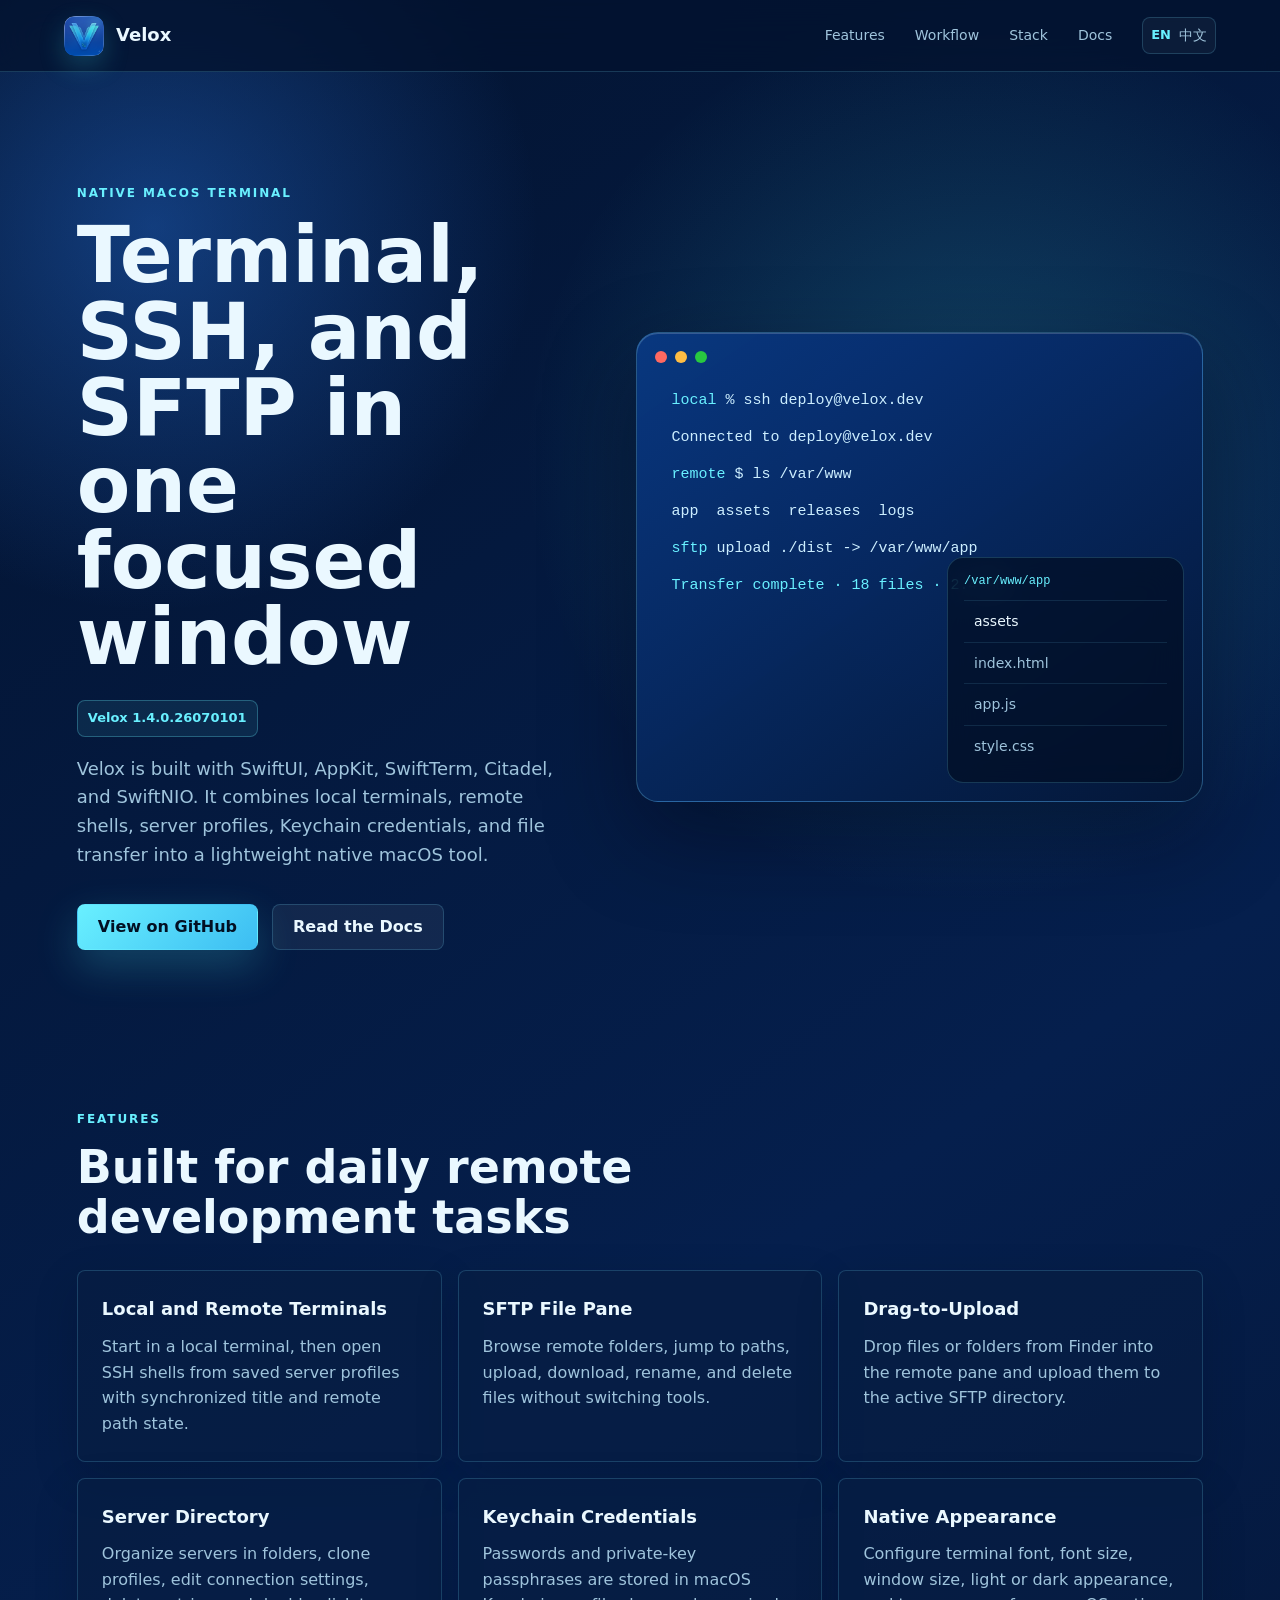
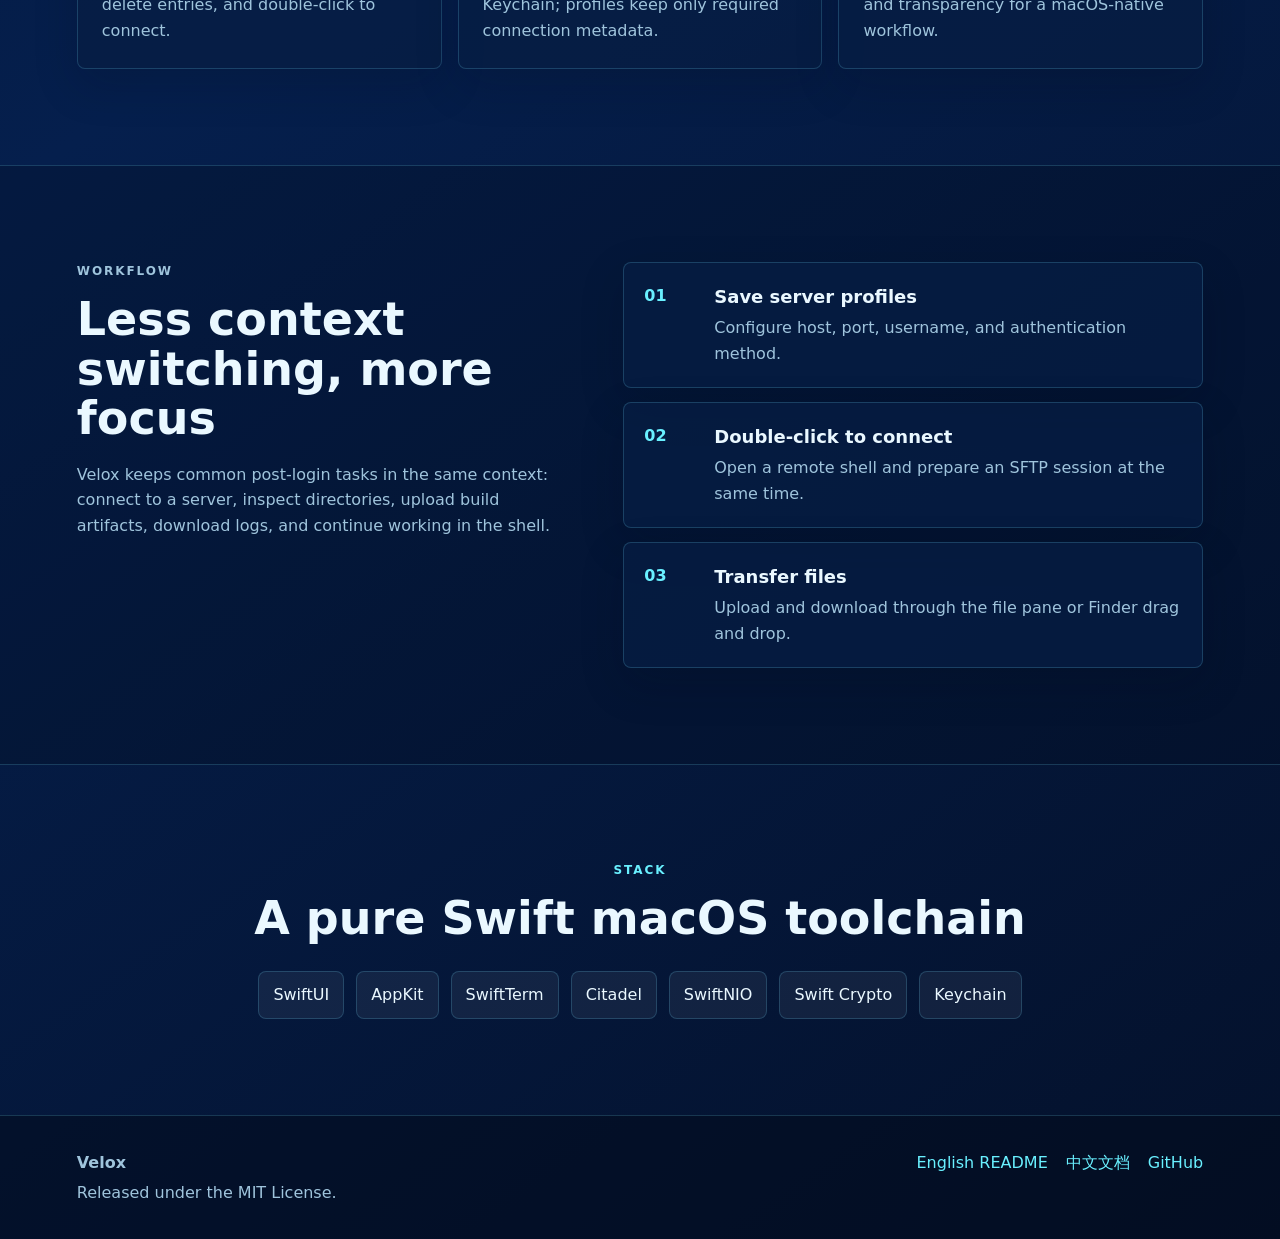
<file: index.html>
<!doctype html>
<html lang="en">
  <head>
    <meta charset="utf-8">
    <meta name="viewport" content="width=device-width, initial-scale=1">
    <title>Velox - Native macOS Terminal and SSH/SFTP Client</title>
    <meta
      name="description"
      content="Velox is a native macOS terminal, SSH, and SFTP client built with Swift. It brings local terminals, remote shells, server profiles, and file transfer into one lightweight window."
    >
    <meta property="og:title" content="Velox">
    <meta property="og:description" content="Native macOS terminal, SSH, and SFTP client.">
    <meta property="og:type" content="website">
    <meta property="og:image" content="Velox/Supporting%20Files/app_logo.png">
    <link rel="canonical" href="https://motoryang.github.io/velox/">
    <link rel="icon" href="Velox/Supporting%20Files/app_logo.png">
    <link rel="stylesheet" href="site.css">
  </head>
  <body>
    <header class="site-header">
      <a class="brand" href="#top" aria-label="Velox Home">
        <img src="Velox/Supporting%20Files/app_logo.png" alt="Velox Logo">
        <span>Velox</span>
      </a>
      <nav class="nav" aria-label="Primary navigation">
        <a href="#features">Features</a>
        <a href="#workflow">Workflow</a>
        <a href="#stack">Stack</a>
        <a href="README.md">Docs</a>
        <span class="language-switch" aria-label="Language switcher">
          <strong>EN</strong>
          <a href="index_cn.html">中文</a>
        </span>
      </nav>
    </header>

    <main id="top">
      <section class="hero">
        <div class="hero-copy">
          <p class="eyebrow">Native macOS Terminal</p>
          <h1>Terminal, SSH, and SFTP in one focused window</h1>
          <p class="version-badge">Velox 1.4.0.26070101</p>
          <p class="hero-text">
            Velox is built with SwiftUI, AppKit, SwiftTerm, Citadel, and SwiftNIO.
            It combines local terminals, remote shells, server profiles, Keychain credentials,
            and file transfer into a lightweight native macOS tool.
          </p>
          <div class="hero-actions">
            <a class="button primary" href="https://github.com/MotorYang/velox">View on GitHub</a>
            <a class="button secondary" href="README.md">Read the Docs</a>
          </div>
        </div>

        <div class="hero-visual" aria-label="Velox interface preview">
          <div class="window">
            <div class="traffic-lights" aria-hidden="true">
              <span></span>
              <span></span>
              <span></span>
            </div>
            <div class="terminal">
              <p><span class="prompt">local</span> % ssh deploy@velox.dev</p>
              <p>Connected to deploy@velox.dev</p>
              <p><span class="prompt">remote</span> $ ls /var/www</p>
              <p>app&nbsp;&nbsp;assets&nbsp;&nbsp;releases&nbsp;&nbsp;logs</p>
              <p><span class="prompt">sftp</span> upload ./dist -> /var/www/app</p>
              <p class="ok">Transfer complete · 18 files · 2.4 MB</p>
            </div>
            <aside class="file-pane">
              <div class="path">/var/www/app</div>
              <div class="file folder">assets</div>
              <div class="file">index.html</div>
              <div class="file">app.js</div>
              <div class="file">style.css</div>
            </aside>
          </div>
        </div>
      </section>

      <section id="features" class="section">
        <div class="section-heading">
          <p class="eyebrow">Features</p>
          <h2>Built for daily remote development tasks</h2>
        </div>
        <div class="feature-grid">
          <article class="feature">
            <h3>Local and Remote Terminals</h3>
            <p>Start in a local terminal, then open SSH shells from saved server profiles with synchronized title and remote path state.</p>
          </article>
          <article class="feature">
            <h3>SFTP File Pane</h3>
            <p>Browse remote folders, jump to paths, upload, download, rename, and delete files without switching tools.</p>
          </article>
          <article class="feature">
            <h3>Drag-to-Upload</h3>
            <p>Drop files or folders from Finder into the remote pane and upload them to the active SFTP directory.</p>
          </article>
          <article class="feature">
            <h3>Server Directory</h3>
            <p>Organize servers in folders, clone profiles, edit connection settings, delete entries, and double-click to connect.</p>
          </article>
          <article class="feature">
            <h3>Keychain Credentials</h3>
            <p>Passwords and private-key passphrases are stored in macOS Keychain; profiles keep only required connection metadata.</p>
          </article>
          <article class="feature">
            <h3>Native Appearance</h3>
            <p>Configure terminal font, font size, window size, light or dark appearance, and transparency for a macOS-native workflow.</p>
          </article>
        </div>
      </section>

      <section id="workflow" class="section split-section">
        <div>
          <p class="eyebrow">Workflow</p>
          <h2>Less context switching, more focus</h2>
          <p>
            Velox keeps common post-login tasks in the same context:
            connect to a server, inspect directories, upload build artifacts, download logs,
            and continue working in the shell.
          </p>
        </div>
        <ol class="steps">
          <li>
            <span>01</span>
            <strong>Save server profiles</strong>
            <p>Configure host, port, username, and authentication method.</p>
          </li>
          <li>
            <span>02</span>
            <strong>Double-click to connect</strong>
            <p>Open a remote shell and prepare an SFTP session at the same time.</p>
          </li>
          <li>
            <span>03</span>
            <strong>Transfer files</strong>
            <p>Upload and download through the file pane or Finder drag and drop.</p>
          </li>
        </ol>
      </section>

      <section id="stack" class="section stack-section">
        <div class="section-heading">
          <p class="eyebrow">Stack</p>
          <h2>A pure Swift macOS toolchain</h2>
        </div>
        <div class="stack-list" aria-label="Velox technology stack">
          <span>SwiftUI</span>
          <span>AppKit</span>
          <span>SwiftTerm</span>
          <span>Citadel</span>
          <span>SwiftNIO</span>
          <span>Swift Crypto</span>
          <span>Keychain</span>
        </div>
      </section>
    </main>

    <footer class="site-footer">
      <div>
        <strong>Velox</strong>
        <p>Released under the MIT License.</p>
      </div>
      <div class="footer-links">
        <a href="README.md">English README</a>
        <a href="README_CN.md">中文文档</a>
        <a href="https://github.com/MotorYang/velox">GitHub</a>
      </div>
    </footer>
  </body>
</html>
</file>
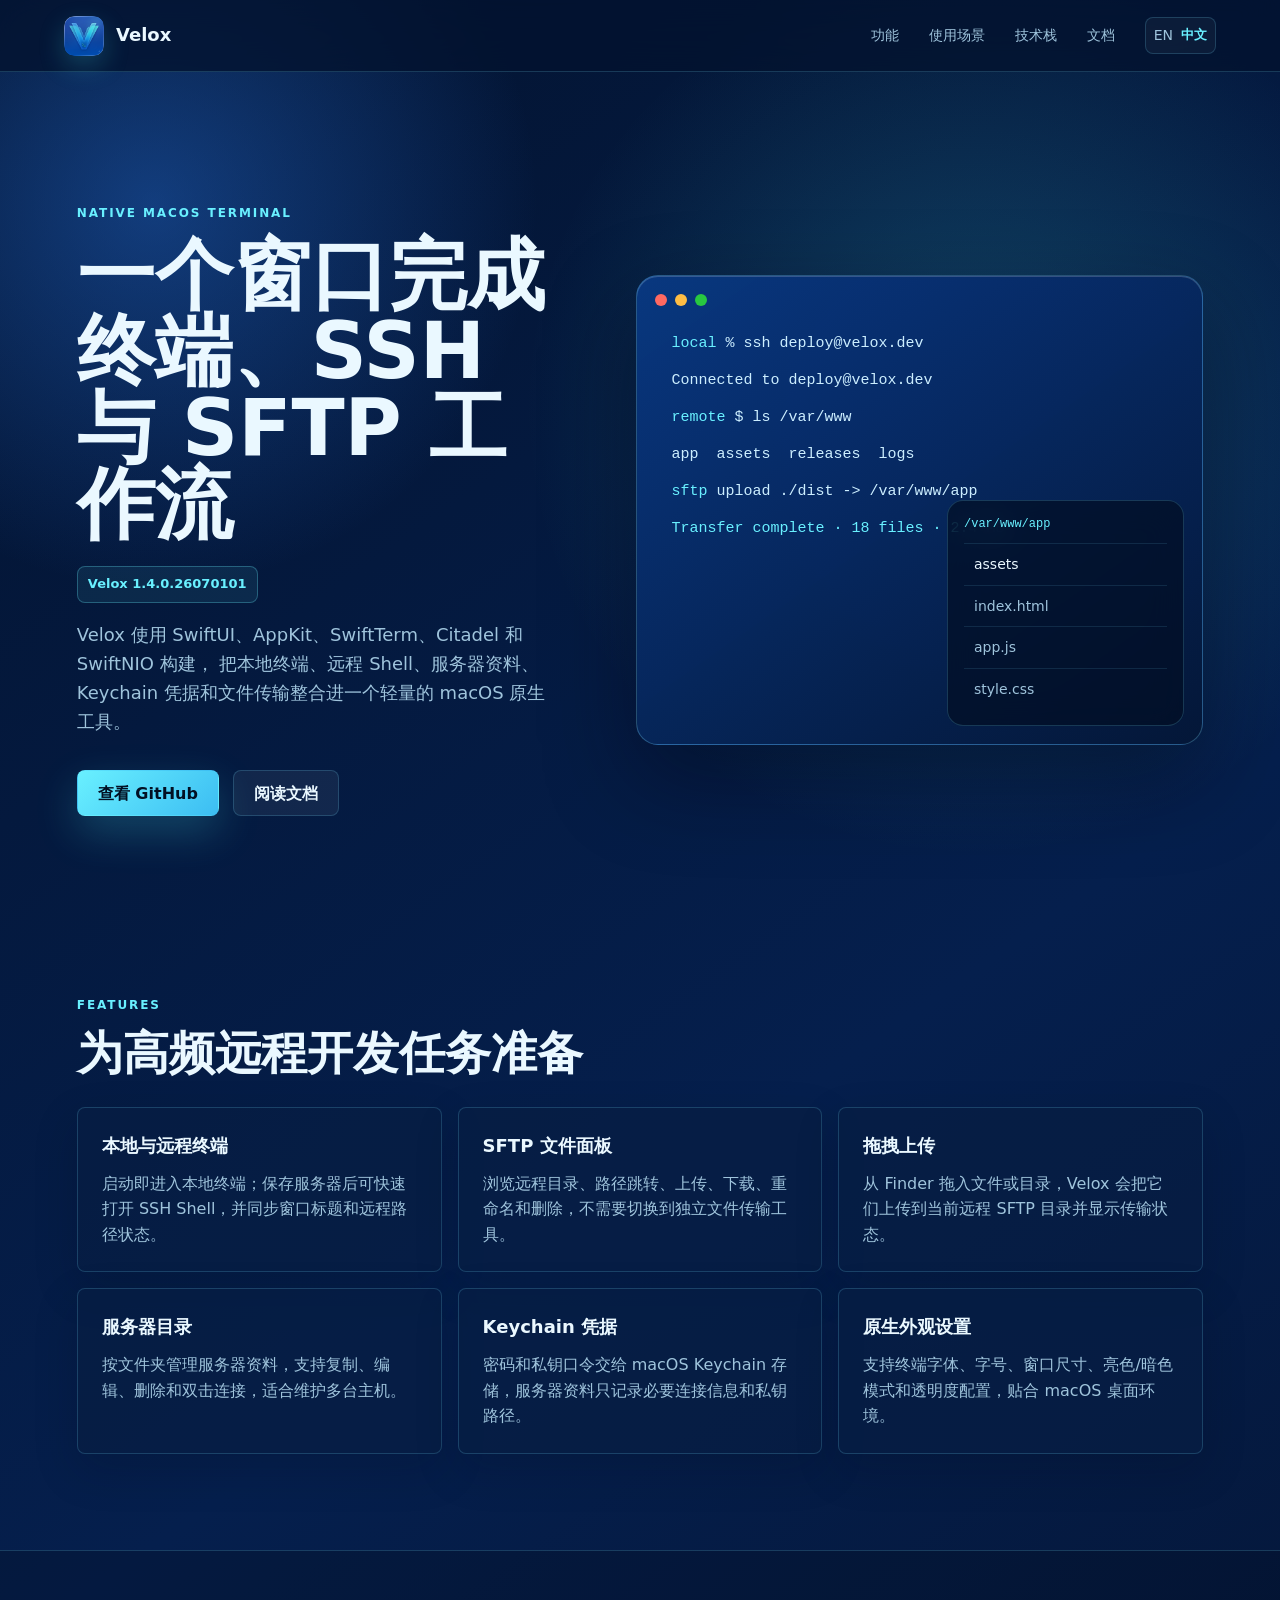
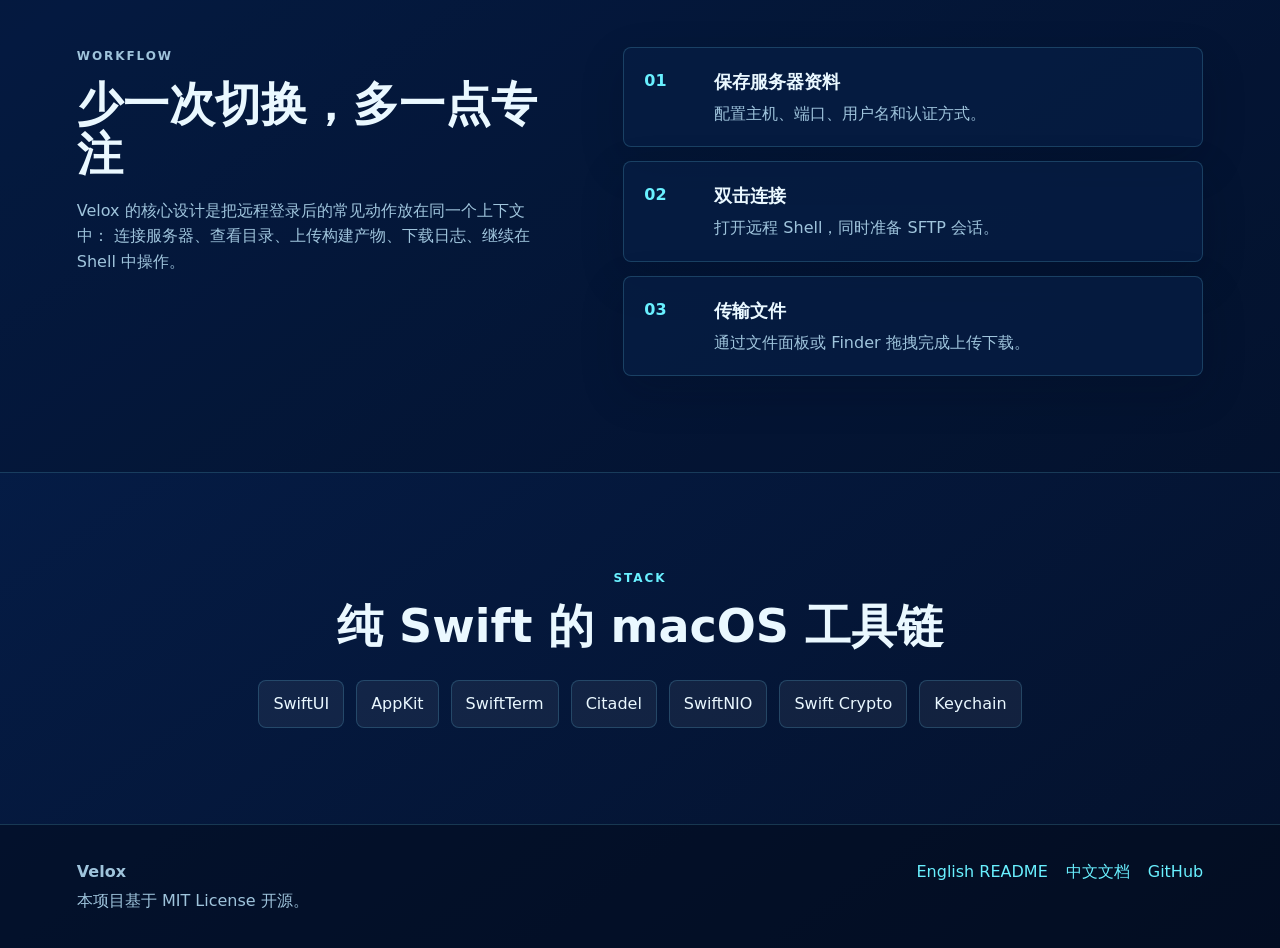
<file: index_cn.html>
<!doctype html>
<html lang="zh-CN">
  <head>
    <meta charset="utf-8">
    <meta name="viewport" content="width=device-width, initial-scale=1">
    <title>Velox - macOS 原生终端与 SSH/SFTP 客户端</title>
    <meta
      name="description"
      content="Velox 是使用 Swift 构建的 macOS 原生终端、SSH 与 SFTP 客户端，把本地终端、远程 Shell、服务器管理和文件传输整合在一个轻量窗口中。"
    >
    <meta property="og:title" content="Velox">
    <meta property="og:description" content="macOS 原生终端、SSH 与 SFTP 客户端。">
    <meta property="og:type" content="website">
    <meta property="og:image" content="Velox/Supporting%20Files/app_logo.png">
    <link rel="canonical" href="https://motoryang.github.io/velox/index_cn.html">
    <link rel="icon" href="Velox/Supporting%20Files/app_logo.png">
    <link rel="stylesheet" href="site.css">
  </head>
  <body>
    <header class="site-header">
      <a class="brand" href="#top" aria-label="Velox Home">
        <img src="Velox/Supporting%20Files/app_logo.png" alt="Velox Logo">
        <span>Velox</span>
      </a>
      <nav class="nav" aria-label="Primary navigation">
        <a href="#features">功能</a>
        <a href="#workflow">使用场景</a>
        <a href="#stack">技术栈</a>
        <a href="README_CN.md">文档</a>
        <span class="language-switch" aria-label="语言切换">
          <a href="index.html">EN</a>
          <strong>中文</strong>
        </span>
      </nav>
    </header>

    <main id="top">
      <section class="hero">
        <div class="hero-copy">
          <p class="eyebrow">Native macOS Terminal</p>
          <h1>一个窗口完成终端、SSH 与 SFTP 工作流</h1>
          <p class="version-badge">Velox 1.4.0.26070101</p>
          <p class="hero-text">
            Velox 使用 SwiftUI、AppKit、SwiftTerm、Citadel 和 SwiftNIO 构建，
            把本地终端、远程 Shell、服务器资料、Keychain 凭据和文件传输整合进一个轻量的 macOS 原生工具。
          </p>
          <div class="hero-actions">
            <a class="button primary" href="https://github.com/MotorYang/velox">查看 GitHub</a>
            <a class="button secondary" href="README_CN.md">阅读文档</a>
          </div>
        </div>

        <div class="hero-visual" aria-label="Velox interface preview">
          <div class="window">
            <div class="traffic-lights" aria-hidden="true">
              <span></span>
              <span></span>
              <span></span>
            </div>
            <div class="terminal">
              <p><span class="prompt">local</span> % ssh deploy@velox.dev</p>
              <p>Connected to deploy@velox.dev</p>
              <p><span class="prompt">remote</span> $ ls /var/www</p>
              <p>app&nbsp;&nbsp;assets&nbsp;&nbsp;releases&nbsp;&nbsp;logs</p>
              <p><span class="prompt">sftp</span> upload ./dist -> /var/www/app</p>
              <p class="ok">Transfer complete · 18 files · 2.4 MB</p>
            </div>
            <aside class="file-pane">
              <div class="path">/var/www/app</div>
              <div class="file folder">assets</div>
              <div class="file">index.html</div>
              <div class="file">app.js</div>
              <div class="file">style.css</div>
            </aside>
          </div>
        </div>
      </section>

      <section id="features" class="section">
        <div class="section-heading">
          <p class="eyebrow">Features</p>
          <h2>为高频远程开发任务准备</h2>
        </div>
        <div class="feature-grid">
          <article class="feature">
            <h3>本地与远程终端</h3>
            <p>启动即进入本地终端；保存服务器后可快速打开 SSH Shell，并同步窗口标题和远程路径状态。</p>
          </article>
          <article class="feature">
            <h3>SFTP 文件面板</h3>
            <p>浏览远程目录、路径跳转、上传、下载、重命名和删除，不需要切换到独立文件传输工具。</p>
          </article>
          <article class="feature">
            <h3>拖拽上传</h3>
            <p>从 Finder 拖入文件或目录，Velox 会把它们上传到当前远程 SFTP 目录并显示传输状态。</p>
          </article>
          <article class="feature">
            <h3>服务器目录</h3>
            <p>按文件夹管理服务器资料，支持复制、编辑、删除和双击连接，适合维护多台主机。</p>
          </article>
          <article class="feature">
            <h3>Keychain 凭据</h3>
            <p>密码和私钥口令交给 macOS Keychain 存储，服务器资料只记录必要连接信息和私钥路径。</p>
          </article>
          <article class="feature">
            <h3>原生外观设置</h3>
            <p>支持终端字体、字号、窗口尺寸、亮色/暗色模式和透明度配置，贴合 macOS 桌面环境。</p>
          </article>
        </div>
      </section>

      <section id="workflow" class="section split-section">
        <div>
          <p class="eyebrow">Workflow</p>
          <h2>少一次切换，多一点专注</h2>
          <p>
            Velox 的核心设计是把远程登录后的常见动作放在同一个上下文中：
            连接服务器、查看目录、上传构建产物、下载日志、继续在 Shell 中操作。
          </p>
        </div>
        <ol class="steps">
          <li>
            <span>01</span>
            <strong>保存服务器资料</strong>
            <p>配置主机、端口、用户名和认证方式。</p>
          </li>
          <li>
            <span>02</span>
            <strong>双击连接</strong>
            <p>打开远程 Shell，同时准备 SFTP 会话。</p>
          </li>
          <li>
            <span>03</span>
            <strong>传输文件</strong>
            <p>通过文件面板或 Finder 拖拽完成上传下载。</p>
          </li>
        </ol>
      </section>

      <section id="stack" class="section stack-section">
        <div class="section-heading">
          <p class="eyebrow">Stack</p>
          <h2>纯 Swift 的 macOS 工具链</h2>
        </div>
        <div class="stack-list" aria-label="Velox technology stack">
          <span>SwiftUI</span>
          <span>AppKit</span>
          <span>SwiftTerm</span>
          <span>Citadel</span>
          <span>SwiftNIO</span>
          <span>Swift Crypto</span>
          <span>Keychain</span>
        </div>
      </section>
    </main>

    <footer class="site-footer">
      <div>
        <strong>Velox</strong>
        <p>本项目基于 MIT License 开源。</p>
      </div>
      <div class="footer-links">
        <a href="README.md">English README</a>
        <a href="README_CN.md">中文文档</a>
        <a href="https://github.com/MotorYang/velox">GitHub</a>
      </div>
    </footer>
  </body>
</html>
</file>
<file: site.css>
:root {
  --ink: #eaf8ff;
  --muted: #9fc4dc;
  --subtle: #638ca8;
  --line: rgba(113, 215, 246, 0.2);
  --panel: rgba(7, 30, 67, 0.76);
  --panel-strong: rgba(7, 37, 87, 0.9);
  --blue-950: #03132f;
  --blue-900: #06245c;
  --blue-800: #0a3d91;
  --cyan: #42d9e8;
  --cyan-strong: #69f0ff;
  --shadow: rgba(0, 4, 18, 0.4);
}

* {
  box-sizing: border-box;
}

html {
  scroll-behavior: smooth;
}

body {
  margin: 0;
  color: var(--ink);
  font-family: ui-sans-serif, system-ui, -apple-system, BlinkMacSystemFont, "SF Pro Text", "Helvetica Neue", Arial, sans-serif;
  background:
    radial-gradient(circle at 76% 16%, rgba(66, 217, 232, 0.22), transparent 28rem),
    radial-gradient(circle at 12% 8%, rgba(39, 116, 226, 0.42), transparent 24rem),
    linear-gradient(145deg, var(--blue-950) 0%, #051f4d 48%, #04112b 100%);
  line-height: 1.6;
}

a {
  color: inherit;
  text-decoration: none;
}

.site-header {
  position: sticky;
  top: 0;
  z-index: 10;
  display: flex;
  align-items: center;
  justify-content: space-between;
  min-height: 72px;
  padding: 14px clamp(18px, 5vw, 72px);
  border-bottom: 1px solid var(--line);
  background: rgba(3, 19, 47, 0.78);
  backdrop-filter: blur(18px);
}

.brand {
  display: inline-flex;
  align-items: center;
  gap: 12px;
  font-size: 18px;
  font-weight: 750;
}

.brand img {
  width: 40px;
  height: 40px;
  border-radius: 10px;
  box-shadow: 0 10px 26px rgba(66, 217, 232, 0.22);
}

.nav {
  display: flex;
  align-items: center;
  gap: clamp(12px, 3vw, 30px);
  color: var(--muted);
  font-size: 14px;
}

.nav a {
  transition: color 0.18s ease;
}

.nav a:hover {
  color: var(--cyan-strong);
}

.language-switch {
  display: inline-flex;
  align-items: center;
  gap: 8px;
  padding: 6px 8px;
  border: 1px solid var(--line);
  border-radius: 8px;
  color: var(--subtle);
  background: rgba(255, 255, 255, 0.04);
  white-space: nowrap;
}

.language-switch strong {
  color: var(--cyan-strong);
  font-size: 13px;
}

.language-switch a {
  color: var(--muted);
}

.hero {
  display: grid;
  grid-template-columns: minmax(0, 0.92fr) minmax(420px, 1.08fr);
  gap: clamp(32px, 6vw, 80px);
  align-items: center;
  min-height: calc(100vh - 72px);
  padding: clamp(56px, 9vw, 112px) clamp(20px, 6vw, 88px) 64px;
}

.hero-copy {
  max-width: 720px;
}

.eyebrow {
  margin: 0 0 14px;
  color: var(--cyan-strong);
  font-size: 12px;
  font-weight: 800;
  letter-spacing: 0.16em;
  text-transform: uppercase;
}

h1,
h2,
h3,
p {
  margin-top: 0;
}

h1 {
  max-width: 760px;
  margin-bottom: 24px;
  font-size: 78px;
  line-height: 0.98;
  letter-spacing: 0;
}

h2 {
  margin-bottom: 18px;
  font-size: 46px;
  line-height: 1.08;
  letter-spacing: 0;
}

h3 {
  margin-bottom: 10px;
  font-size: 18px;
  letter-spacing: 0;
}

.hero-text,
.split-section p,
.feature p,
.site-footer p,
.steps p {
  color: var(--muted);
}

.version-badge {
  display: inline-flex;
  align-items: center;
  margin-bottom: 18px;
  padding: 7px 10px;
  border: 1px solid rgba(105, 240, 255, 0.28);
  border-radius: 8px;
  color: var(--cyan-strong);
  background: rgba(105, 240, 255, 0.08);
  font-size: 13px;
  font-weight: 750;
}

.hero-text {
  max-width: 640px;
  margin-bottom: 34px;
  font-size: 18px;
}

.hero-actions {
  display: flex;
  flex-wrap: wrap;
  gap: 14px;
}

.button {
  display: inline-flex;
  align-items: center;
  justify-content: center;
  min-height: 46px;
  padding: 0 20px;
  border: 1px solid var(--line);
  border-radius: 8px;
  font-weight: 750;
}

.button.primary {
  color: #021023;
  border-color: transparent;
  background: linear-gradient(135deg, var(--cyan-strong), #3cbdf2);
  box-shadow: 0 16px 42px rgba(66, 217, 232, 0.24);
}

.button.secondary {
  color: var(--ink);
  background: rgba(255, 255, 255, 0.06);
}

.hero-visual {
  min-width: 0;
}

.window {
  position: relative;
  min-height: 470px;
  overflow: hidden;
  border: 1px solid rgba(125, 221, 255, 0.28);
  border-radius: 22px;
  background:
    linear-gradient(145deg, rgba(9, 57, 132, 0.92), rgba(4, 22, 54, 0.94)),
    var(--panel-strong);
  box-shadow: 0 34px 90px var(--shadow), inset 0 1px 0 rgba(255, 255, 255, 0.18);
}

.traffic-lights {
  display: flex;
  gap: 8px;
  padding: 18px;
}

.traffic-lights span {
  width: 12px;
  height: 12px;
  border-radius: 999px;
  background: #2e70bc;
}

.traffic-lights span:first-child {
  background: #ff6961;
}

.traffic-lights span:nth-child(2) {
  background: #ffbd44;
}

.traffic-lights span:nth-child(3) {
  background: #28c840;
}

.terminal {
  padding: 8px 34px 36px;
  font-family: "SF Mono", ui-monospace, Menlo, Monaco, Consolas, monospace;
  font-size: 15px;
  color: #cceeff;
}

.terminal p {
  margin-bottom: 13px;
  white-space: nowrap;
}

.prompt,
.ok {
  color: var(--cyan-strong);
}

.file-pane {
  position: absolute;
  right: 18px;
  bottom: 18px;
  width: min(42%, 250px);
  padding: 16px;
  border: 1px solid var(--line);
  border-radius: 16px;
  background: rgba(2, 15, 36, 0.72);
  backdrop-filter: blur(16px);
}

.path {
  margin-bottom: 12px;
  color: var(--cyan-strong);
  font: 12px "SF Mono", ui-monospace, monospace;
}

.file {
  padding: 9px 10px;
  border-top: 1px solid rgba(113, 215, 246, 0.12);
  color: var(--muted);
  font-size: 14px;
}

.folder {
  color: var(--ink);
}

.section {
  padding: clamp(56px, 8vw, 96px) clamp(20px, 6vw, 88px);
}

.section-heading {
  max-width: 780px;
  margin-bottom: 28px;
}

.feature-grid {
  display: grid;
  grid-template-columns: repeat(3, minmax(0, 1fr));
  gap: 16px;
}

.feature,
.steps li {
  border: 1px solid var(--line);
  border-radius: 8px;
  background: var(--panel);
  box-shadow: 0 16px 44px rgba(0, 10, 30, 0.18);
}

.feature {
  padding: 24px;
}

.feature p,
.steps p {
  margin-bottom: 0;
}

.split-section {
  display: grid;
  grid-template-columns: minmax(0, 0.9fr) minmax(320px, 1.1fr);
  gap: clamp(28px, 6vw, 72px);
  align-items: start;
  border-top: 1px solid var(--line);
  border-bottom: 1px solid var(--line);
  background: rgba(2, 12, 30, 0.28);
}

.steps {
  display: grid;
  gap: 14px;
  margin: 0;
  padding: 0;
  list-style: none;
}

.steps li {
  display: grid;
  grid-template-columns: 54px 1fr;
  gap: 4px 16px;
  padding: 20px;
}

.steps span {
  grid-row: 1 / 3;
  color: var(--cyan-strong);
  font-weight: 850;
}

.steps strong {
  font-size: 18px;
}

.stack-section {
  text-align: center;
}

.stack-section .section-heading {
  margin-right: auto;
  margin-left: auto;
}

.stack-list {
  display: flex;
  flex-wrap: wrap;
  justify-content: center;
  gap: 12px;
  max-width: 820px;
  margin: 0 auto;
}

.stack-list span {
  padding: 10px 14px;
  border: 1px solid var(--line);
  border-radius: 8px;
  color: var(--ink);
  background: rgba(255, 255, 255, 0.06);
}

.site-footer {
  display: flex;
  justify-content: space-between;
  gap: 24px;
  padding: 34px clamp(20px, 6vw, 88px);
  border-top: 1px solid var(--line);
  color: var(--muted);
  background: rgba(2, 10, 26, 0.5);
}

.site-footer p {
  margin: 4px 0 0;
}

.footer-links {
  display: flex;
  flex-wrap: wrap;
  gap: 18px;
}

.footer-links a {
  color: var(--cyan-strong);
}

@media (max-width: 980px) {
  .hero,
  .split-section {
    grid-template-columns: 1fr;
  }

  .hero {
    min-height: auto;
  }

  .feature-grid {
    grid-template-columns: repeat(2, minmax(0, 1fr));
  }
}

@media (max-width: 680px) {
  .site-header {
    position: static;
    align-items: flex-start;
    flex-direction: column;
    gap: 14px;
  }

  .nav {
    width: 100%;
    overflow-x: auto;
    padding-bottom: 2px;
  }

  .hero {
    padding-top: 42px;
  }

  h1 {
    font-size: 44px;
  }

  h2 {
    font-size: 30px;
  }

  .window {
    min-height: 430px;
    border-radius: 16px;
  }

  .terminal {
    padding-right: 22px;
    padding-left: 22px;
    font-size: 12px;
  }

  .terminal p {
    white-space: normal;
  }

  .file-pane {
    position: relative;
    right: auto;
    bottom: auto;
    width: auto;
    margin: 0 18px 18px;
  }

  .feature-grid {
    grid-template-columns: 1fr;
  }

  .site-footer {
    flex-direction: column;
  }
}
</file>
